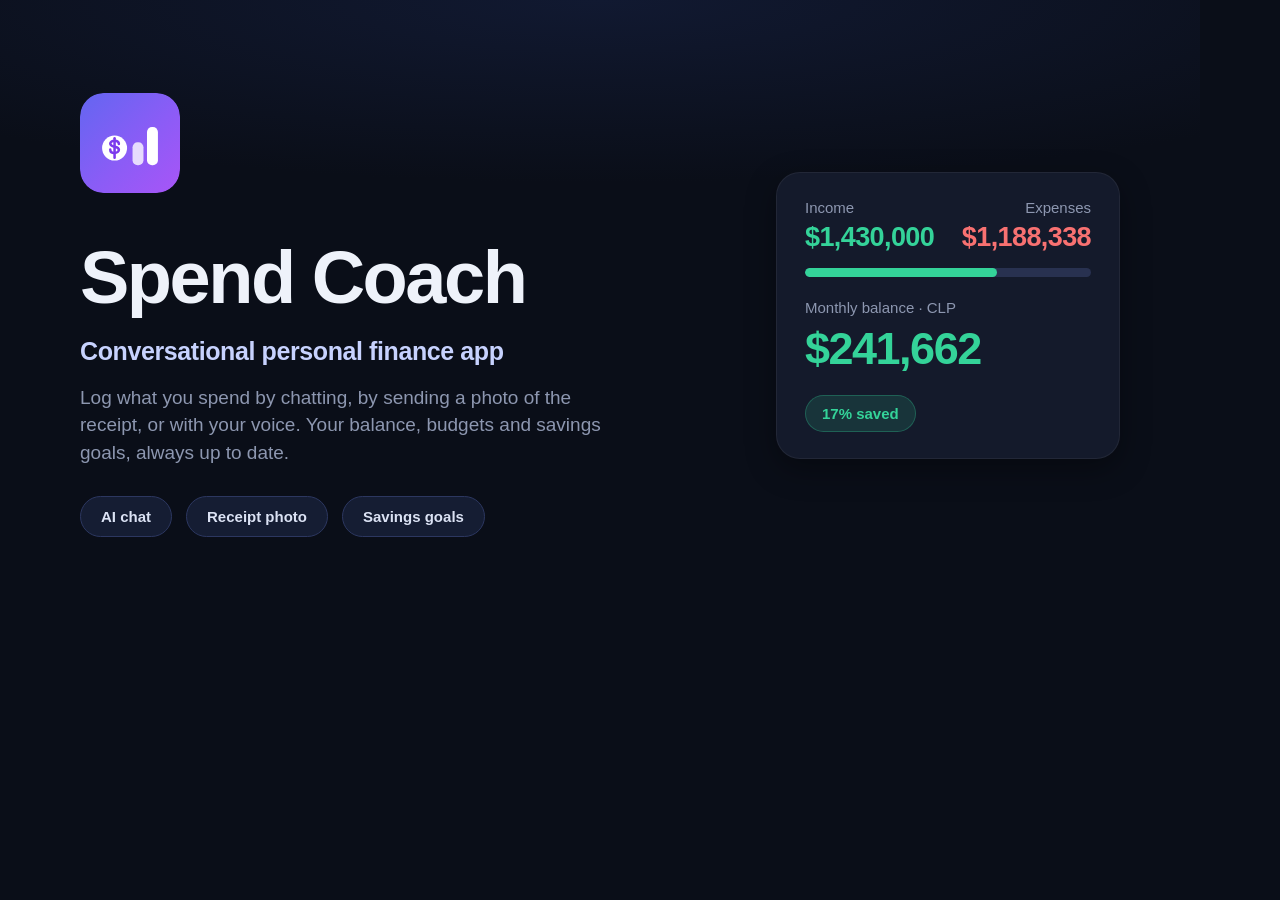
<file: web/og-en.html>
<!doctype html>
<html lang="en">
<head>
<meta charset="utf-8" />
<style>
  /* Mismos tokens que web/styles.css */
  :root {
    --bg: #0a0e18;
    --surface: #141a2b;
    --surface-3: #283150;
    --line: rgba(255, 255, 255, .06);
    --text: #eef2fa;
    --muted: #8d97b0;
    --good: #34d399;
    --bad: #f87171;
  }
  * { box-sizing: border-box; margin: 0; padding: 0; }
  html, body { width: 1200px; height: 630px; overflow: hidden; }
  body {
    background: var(--bg);
    color: var(--text);
    font-family: -apple-system, BlinkMacSystemFont, "Segoe UI", Roboto, Helvetica, Arial, sans-serif;
    -webkit-font-smoothing: antialiased;
    position: relative;
  }
  body::before {
    content: ""; position: absolute; inset: 0;
    background: radial-gradient(130% 50% at 50% 0%, #111931 0%, var(--bg) 58%);
  }
  .wrap {
    position: relative; height: 100%;
    display: flex; align-items: center; justify-content: space-between;
    padding: 0 80px;
  }

  /* ---------- Columna izquierda ---------- */
  .left { width: 620px; }
  .logo { width: 100px; height: 100px; border-radius: 24px; display: block; }
  h1 {
    font-size: 74px; font-weight: 800; letter-spacing: -2.5px;
    line-height: 1; margin: 48px 0 0;
  }
  .tagline {
    font-size: 25px; font-weight: 700; color: #c7d2fe;
    letter-spacing: -.4px; margin-top: 22px;
  }
  .blurb {
    font-size: 19px; line-height: 1.45; color: var(--muted);
    max-width: 545px; margin-top: 18px;
  }
  .chips { display: flex; gap: 14px; margin-top: 30px; }
  .chip {
    font-size: 15px; font-weight: 600; color: #dbe2f4;
    padding: 11px 20px; border-radius: 999px;
    background: #151d33; border: 1px solid #2c3760;
  }

  /* ---------- Tarjeta de balance ---------- */
  .card {
    width: 344px; padding: 26px 28px;
    background: var(--surface); border: 1px solid var(--line);
    border-radius: 24px; box-shadow: 0 10px 30px rgba(0, 0, 0, .35);
  }
  .row { display: flex; justify-content: space-between; align-items: baseline; }
  .label { font-size: 15px; color: var(--muted); }
  .amount { font-size: 27px; font-weight: 700; letter-spacing: -.6px; }
  .amount--in { color: var(--good); }
  .amount--out { color: var(--bad); }
  .bar {
    height: 9px; border-radius: 999px; background: var(--surface-3);
    margin: 15px 0 22px; overflow: hidden;
  }
  .bar > i { display: block; width: 67%; height: 100%; background: var(--good); border-radius: 999px; }
  .balance { font-size: 45px; font-weight: 800; color: var(--good); letter-spacing: -1.5px; margin-top: 6px; }
  .pill {
    display: inline-block; margin-top: 20px;
    font-size: 15px; font-weight: 700; color: var(--good);
    background: rgba(52, 211, 153, .14); border: 1px solid rgba(52, 211, 153, .28);
    padding: 9px 16px; border-radius: 999px;
  }
</style>
</head>
<body>
<div class="wrap">
  <div class="left">
    <svg class="logo" xmlns="http://www.w3.org/2000/svg" viewBox="0 0 512 512">
      <defs>
        <linearGradient id="fondo" x1="0" y1="0" x2="1" y2="1">
          <stop offset="0" stop-color="#6366f1"/>
          <stop offset=".55" stop-color="#8b5cf6"/>
          <stop offset="1" stop-color="#a855f7"/>
        </linearGradient>
      </defs>
      <rect width="512" height="512" rx="116" fill="url(#fondo)"/>
      <g transform="translate(7,-14)">
        <g fill="#fff">
          <rect x="262" y="266" width="56" height="118" rx="26" opacity=".78"/>
          <rect x="336" y="188" width="56" height="196" rx="26"/>
        </g>
        <circle cx="170" cy="296" r="64" fill="#fff"/>
        <g fill="none" stroke="#7c3aed" stroke-width="13" stroke-linecap="round" stroke-linejoin="round">
          <path d="M170 246v100"/>
          <path d="M192 275c0-11-10-17-22-17s-22 6-22 15 10 14 22 16 22 7 22 16-10 16-22 16-22-6-22-17"/>
        </g>
      </g>
    </svg>

    <h1>Spend Coach</h1>
    <p class="tagline">Conversational personal finance app</p>
    <p class="blurb">
      Log what you spend by chatting, by sending a photo of the receipt, or with
      your voice. Your balance, budgets and savings goals, always up to date.
    </p>
    <div class="chips">
      <span class="chip">AI chat</span>
      <span class="chip">Receipt photo</span>
      <span class="chip">Savings goals</span>
    </div>
  </div>

  <div class="card">
    <div class="row">
      <span class="label">Income</span>
      <span class="label">Expenses</span>
    </div>
    <div class="row" style="margin-top:6px">
      <span class="amount amount--in">$1,430,000</span>
      <span class="amount amount--out">$1,188,338</span>
    </div>
    <div class="bar"><i></i></div>
    <span class="label">Monthly balance &middot; CLP</span>
    <div class="balance">$241,662</div>
    <span class="pill">17% saved</span>
  </div>
</div>
</body>
</html>
</file>
